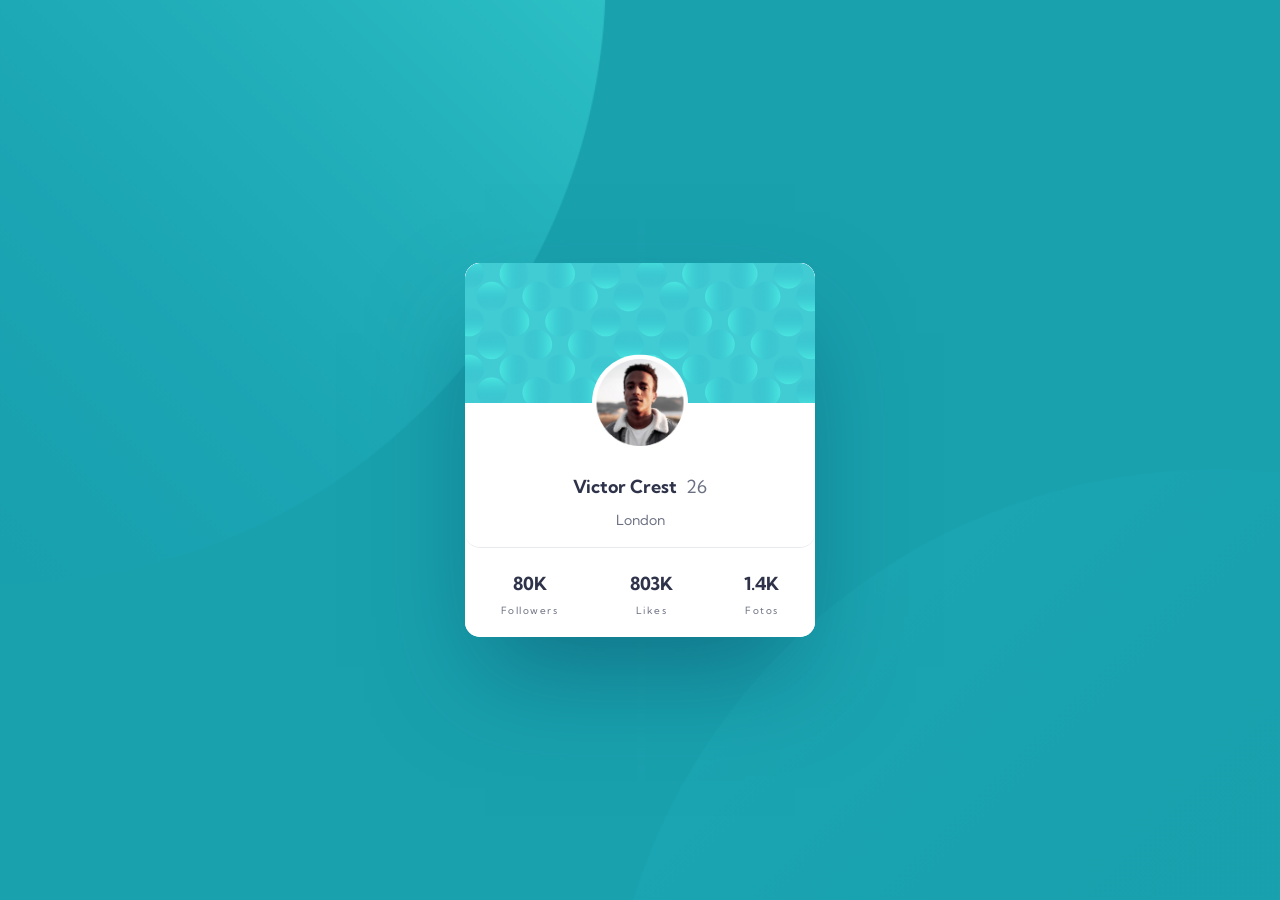
<file: index.html>
<!DOCTYPE html>
<html lang="en">
<head>
  <meta charset="UTF-8">
  <meta http-equiv="X-UA-Compatible" content="IE=edge">
  <meta name="viewport" content="width=device-width, initial-scale=1.0">
  <link rel="preconnect" href="https://fonts.googleapis.com">
<link rel="preconnect" href="https://fonts.gstatic.com" crossorigin>
<link href="https://fonts.googleapis.com/css2?family=Kumbh+Sans:wght@400;700&display=swap" rel="stylesheet">
  <link rel="stylesheet" href="style.css">
  <title>Users Card</title>
</head>
<body>
  <div class="wrapper">
    <div class="container">
      <div class="card">
        <div class="user__card">
          <div class="user__info">
            <div class="user__name">Victor Crest<span class="user__age">26</span></div>
            <div class="user__location">London</div>
          </div>
          <div class="card__avatar">
            <div class="card__avatar-bg">
              <img src="images/user.jpg" alt="user">
            </div>
          </div>
        </div>
        <div class="user__card-marks">
          <ul class="marks__list">
            <li class="flwrs">
              <div class="flwrs-amount">80K</div>
              <div class="flwrs-title">Followers</div>
            </li>
            <li class="likes">
              <div class="likes-amount">803K</div>
              <div class="likes-title">Likes</div>
            </li>
            <li class="fotos">
              <div class="fotos-amount">1.4K</div>
              <div class="fotos-title">Fotos</div>
            </li>
          </ul>
        </div>
       
      </div>

    </div>
  </div>
  
</body>
</html>
</file>
<file: style.css>
*,
*:before,
*:after {
  box-sizing: border-box;
}

* {
  margin: 0;
  padding: 0;
}

ul {
  list-style: none;
}

body {
  padding: 0;
  margin: 0;
  background: #eee;
  font-family: 'Kumbh Sans', sans-serif;
  font-size: 18px;
  font-weight: 700;
  color: #2e3349;
}
.wrapper {
  height: 100vh;
  background-image: url(images/bg.png);
  position: relative;
  background-size: cover;
  background-position: center;
}

.container {
  position: absolute;
  top: 50%;
  left: 50%;
  transform: translate(-50%, -50%);
  max-width: 350px;
  height: 374px;
  background-color: #fff;
  box-shadow: 0px 50px 100px -20px #08465e81;
  border-radius: 15px;
}

.card {
  width: 350px;
  height: 100%;
  background: #fff;
  border-radius: inherit;
}

@media (max-width: 375px) {
  .card {
    width: 326px;
  }
}
@media (max-width: 320px) {
  .card {
    width: 310px;
  }
}

.user__card {
  position: relative;
  background-image: url(images/card-bg.png);
  background-position: top;
  background-repeat: no-repeat;
  height: 285px;
  border-bottom: 1px solid #e8e9ec;
  border-radius: 15px;
}

.user__info {
  height: 100%;
  display: flex;
  flex-direction: column;
  justify-content: flex-end;
  align-items: center;
  border-radius: inherit;
}

.user__name {
  padding-bottom: 13px;
}

.user__age {
  font-weight: 400;
  padding-left: 8.5px;
  color: #6b7082;
}

.user__location {
  font-weight: 400;
  font-size: 14px;
  padding-bottom: 18px;
  color: #6b7082;
}

.card__avatar {
  position: absolute;
  top: 50%;
  left: 50%;
  transform: translate(-50%, -50%);
}

.card__avatar img {
  border-radius: 50%;
  height: 96px;
  width: 96px;
  /* border: 5px solid #fff; */
  object-fit: cover;
}

.marks__list {
  display: flex;
  justify-content: space-around;
  padding-top: 24px;
  padding-bottom: 27px;
}

.marks__list li {
  display: flex;
  flex-direction: column;
  text-align: center;
}

.marks__list li div:last-child {
  font-weight: 400;
  font-family: Kumbh Sans;
  font-size: 10px;
  letter-spacing: 1.5px;
  color: #6b7082;
  padding-top: 9px;
}
</file>
